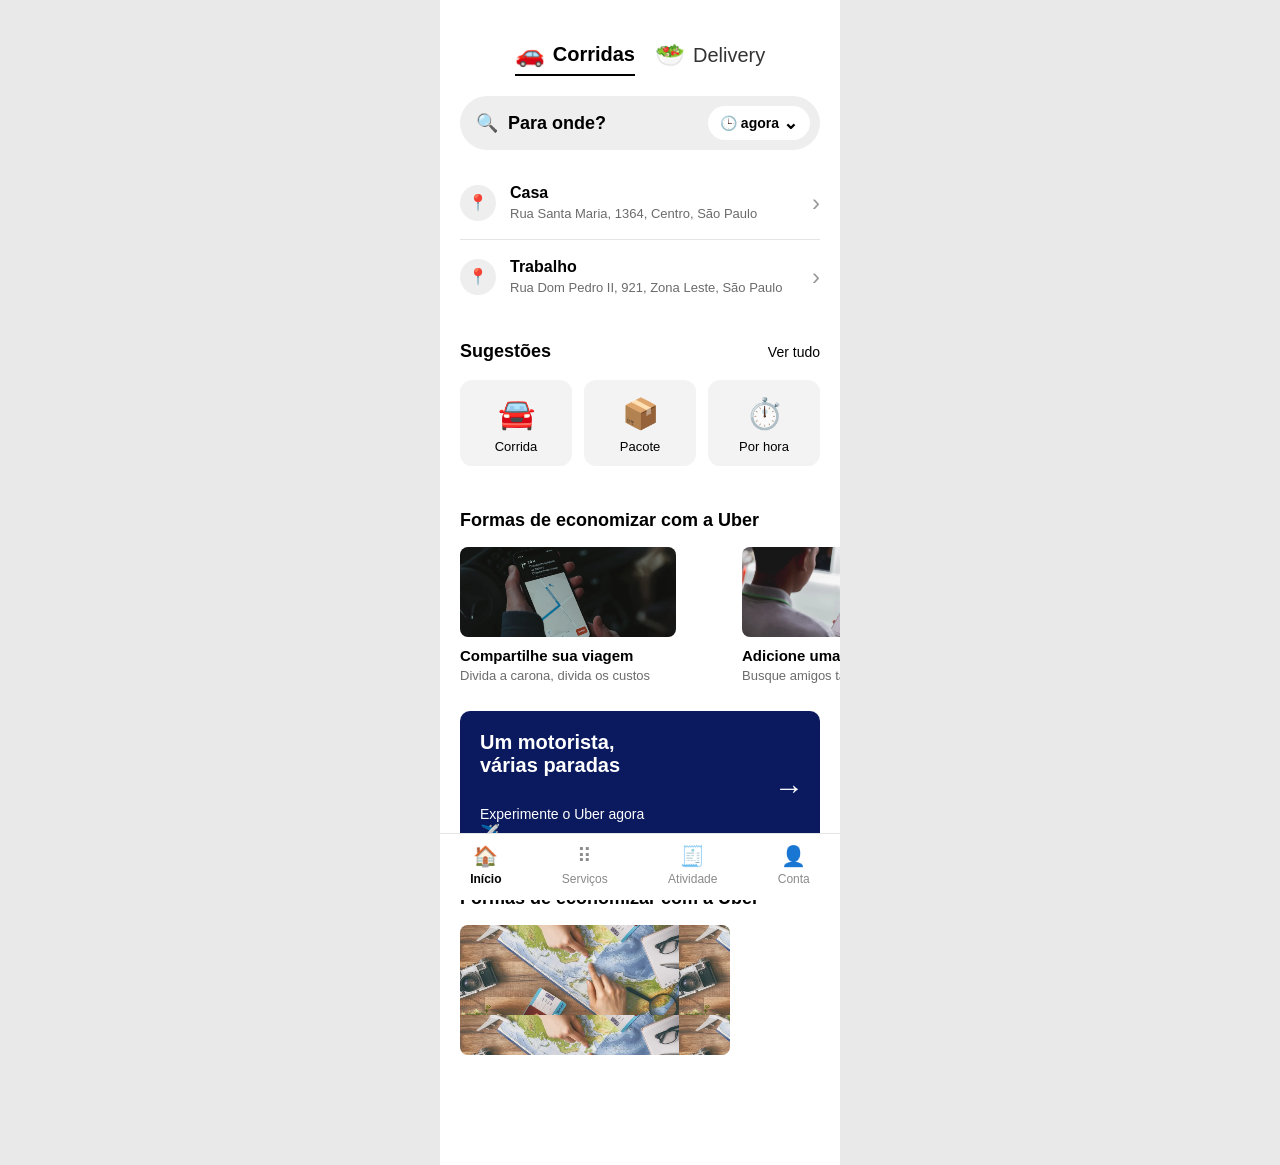
<file: index.html>
<!DOCTYPE html>
<html lang="pt-BR">
<head>
  <meta charset="UTF-8">
  <meta name="viewport" content="width=device-width, initial-scale=1.0">
  <title>Uber</title>
  <link rel="stylesheet" href="style.css">
</head>
<body>
  <div class="app">

    <!-- TOPO: abas Corridas / Delivery -->
    <header class="topo">
      <nav class="abas">
        <a href="index.html" class="aba aba-ativa"><span class="aba-icone">🚗</span>Corridas</a>
        <a href="#" class="aba"><span class="aba-icone">🥗</span>Delivery</a>
      </nav>

      <!-- Barra de busca: "Para onde?" vai ao destino, "agora" vai ao agendamento -->
      <div class="busca">
        <span class="busca-lupa">🔍</span>
        <a href="destino.html" class="busca-texto">Para onde?</a>
        <a href="agendar.html" class="busca-agora">🕒 agora <span class="seta-baixo">⌄</span></a>
      </div>
    </header>

    <!-- LUGARES RECENTES -->
    <section class="recentes">
      <a href="#" class="lugar">
        <span class="lugar-icone">📍</span>
        <span class="lugar-info">
          <strong>Casa</strong>
          <small>Rua Santa Maria, 1364, Centro, São Paulo</small>
        </span>
        <span class="lugar-seta">›</span>
      </a>
      <a href="#" class="lugar">
        <span class="lugar-icone">📍</span>
        <span class="lugar-info">
          <strong>Trabalho</strong>
          <small>Rua Dom Pedro II, 921, Zona Leste, São Paulo</small>
        </span>
        <span class="lugar-seta">›</span>
      </a>
    </section>

    <!-- SUGESTÕES -->
    <section class="secao">
      <div class="secao-titulo">
        <h2>Sugestões</h2>
        <a href="#">Ver tudo</a>
      </div>
      <div class="sugestoes">
        <a href="corrida.html" class="sugestao">
          <span class="sugestao-icone">🚘</span>
          <span>Corrida</span>
        </a>
        <a href="#" class="sugestao">
          <span class="sugestao-icone">📦</span>
          <span>Pacote</span>
        </a>
        <a href="#" class="sugestao">
          <span class="sugestao-icone">⏱️</span>
          <span>Por hora</span>
        </a>
      </div>
    </section>

    <!-- FORMAS DE ECONOMIZAR (1) -->
    <section class="secao">
      <h2>Formas de economizar com a Uber</h2>
      <div class="carrossel">
        <article class="card-economia">
          <div class="card-img img-1"></div>
          <h3>Compartilhe sua viagem</h3>
          <p>Divida a carona, divida os custos</p>
        </article>
        <article class="card-economia">
          <div class="card-img img-2"></div>
          <h3>Adicione uma parada ou</h3>
          <p>Busque amigos também</p>
        </article>
      </div>
    </section>

    <!-- BANNER AZUL -->
    <section class="banner-wrap">
      <div class="banner">
        <h3>Um motorista, várias paradas</h3>
        <a href="paradas.html">Experimente o Uber agora <span>→</span></a>
        <div class="banner-aviao">✈️</div>
      </div>
      <div class="pontos">
        <span class="ponto ponto-ativo"></span>
        <span class="ponto"></span>
        <span class="ponto"></span>
      </div>
    </section>

    <!-- FORMAS DE ECONOMIZAR (2) -->
    <section class="secao">
      <h2>Formas de economizar com a Uber</h2>
      <div class="carrossel">
        <div class="card-img img-3"></div>
        <div class="card-img img-4"></div>
      </div>
    </section>

    <!-- MENU DE BAIXO -->
    <nav class="menu-baixo">
      <a href="index.html" class="menu-item menu-ativo"><span>🏠</span>Início</a>
      <a href="#" class="menu-item"><span>⠿</span>Serviços</a>
      <a href="viagens.html" class="menu-item"><span>🧾</span>Atividade</a>
      <a href="#" class="menu-item"><span>👤</span>Conta</a>
    </nav>

  </div>
</body>
</html>
</file>
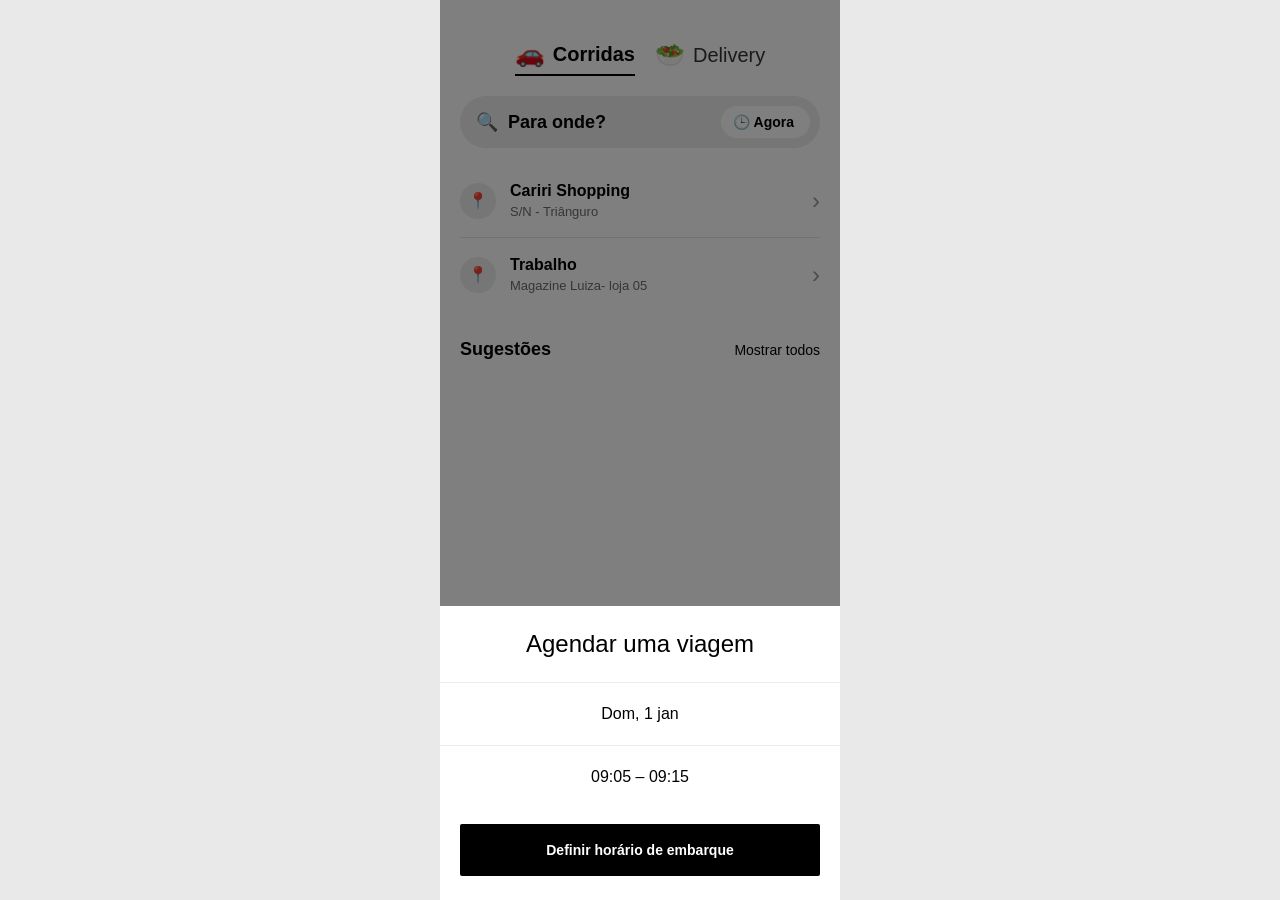
<file: agendar.html>
<!DOCTYPE html>
<html lang="pt-BR">
<head>
  <meta charset="UTF-8">
  <meta name="viewport" content="width=device-width, initial-scale=1.0">
  <title>Uber - Agendar viagem</title>
  <link rel="stylesheet" href="style.css">
  <link rel="stylesheet" href="agendar.css">
</head>
<body>
  <div class="app app-agendar">

    <!-- FUNDO: a home escurecida -->
    <div class="fundo-home">
      <header class="topo">
        <nav class="abas">
          <a href="#" class="aba aba-ativa"><span class="aba-icone">🚗</span>Corridas</a>
          <a href="#" class="aba"><span class="aba-icone">🥗</span>Delivery</a>
        </nav>
        <div class="busca">
          <span class="busca-lupa">🔍</span>
          <span class="busca-texto">Para onde?</span>
          <span class="busca-agora">🕒 Agora<span class="seta-baixo"></span></span>
        </div>
      </header>

      <section class="recentes">
        <div class="lugar">
          <span class="lugar-icone">📍</span>
          <span class="lugar-info">
            <strong>Cariri Shopping</strong>
            <small>S/N - Triânguro</small>
          </span>
          <span class="lugar-seta">›</span>
        </div>
        <div class="lugar">
          <span class="lugar-icone">📍</span>
          <span class="lugar-info">
            <strong>Trabalho</strong>
            <small>Magazine Luiza- loja 05</small>
          </span>
          <span class="lugar-seta">›</span>
        </div>
      </section>

      <section class="secao">
        <div class="secao-titulo">
          <h2>Sugestões</h2>
          <a href="#">Mostrar todos</a>
        </div>
      </section>
    </div>

    <!-- CAMADA ESCURA -->
    <a href="index.html" class="escurecer" aria-label="Fechar"></a>

    <!-- JANELA DE BAIXO -->
    <section class="agendar-janela">
      <h2>Agendar uma viagem</h2>
      <div class="agendar-linha">Dom, 1 jan</div>
      <div class="agendar-linha">09:05 – 09:15</div>
      <div class="rodape">
        <a href="index.html" class="botao-preto">Definir horário de embarque</a>
      </div>
    </section>

  </div>
</body>
</html>
</file>
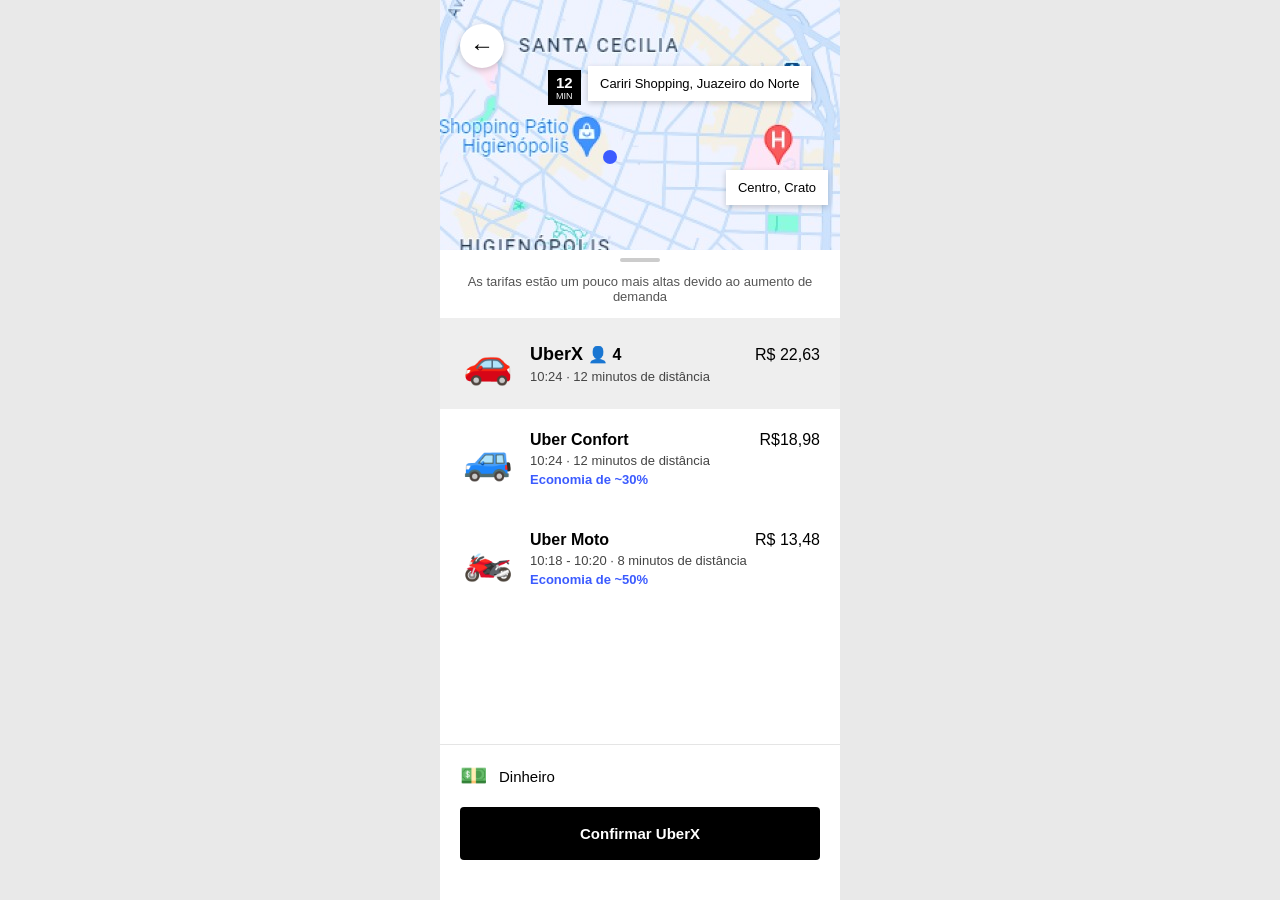
<file: corrida.html>
<!DOCTYPE html>
<html lang="pt-br">
<head>
    <meta charset="UTF-8">
    <meta name="viewport" content="width=device-width, initial-scale=1.0">
    <title>Uber - Escolher corrida</title>
    <link rel="stylesheet" href="style.css">
    <link rel="stylesheet" href="corrida.css">
</head>
<body>
    <div class="app app-corrida">

        <!-- MAPA -->
         <section class="mapa">
            <a href="index.html" class="voltar" aria-label="Voltar">←</a>

            <div class="tempo"><strong>12</strong><small>MIN</small></div>
            <span class="tag tag-origem">Cariri Shopping, Juazeiro do Norte</span>
            <span class="tag tag-destino">Centro, Crato</span>
            <span class="ponto-azul"></span>
         </section>

         <!-- PAINEL DE BAIXO -->
         <section class="painel">
            <div class="alca"></div>
            <p class="aviso">As tarifas estão um pouco mais altas devido ao aumento de demanda</p>

            <ul class="opcoes">

                <li class="opcao opcao-ativa" data-nome="UberX">
                    <span class="opcao-img">🚗</span>
                    <div class="opcao-info">
                        <div class="opcao-linha">
                            <h3>UberX <small>👤 4</small></h3>
                            <span class="preco">R$ 22,63</span>
                        </div>
                        <p>10:24 · 12 minutos de distância</p>
                    </div>
                </li>

                <li class="opcao" data-nome="Uber Confort">
                    <span class="opcao-img">🚙</span>
                    <div class="opcao-info">
                        <div class="opcao-linha">
                            <h3>Uber Confort</h3>
                            <span class="preco">R$18,98</span>
                        </div>
                        <p>10:24 · 12 minutos de distância</p>
                        <p class="economia">Economia de ~30%</p>
                    </div>
                </li>

                <li class="opcao" data-nome="Uber Moto">
                    <span class="opcao-img">🏍️</span>
                    <div class="opcao-info">
                        <div class="opcao-linha">
                            <h3>Uber Moto</h3>
                            <span class="preco">R$ 13,48</span>
                        </div>
                        <p>10:18 - 10:20 · 8 minutos de distância</p>
                        <p class="economia">Economia de ~50%</p>
                    </div>
                </li>
            </ul>

            <div class="pagamento">
                <span class="pagamento-icone">💵</span>
                <span>Dinheiro</span>
            </div>

            <div class="rodape"> 
                <a href="#" class="botao-confirmar" id="botao-confirmar">Confirmar UberX</a>
            </div>
         </section>

    </div>

    <script src="corrida.js"></script>

    
</body>
</html>
</file>
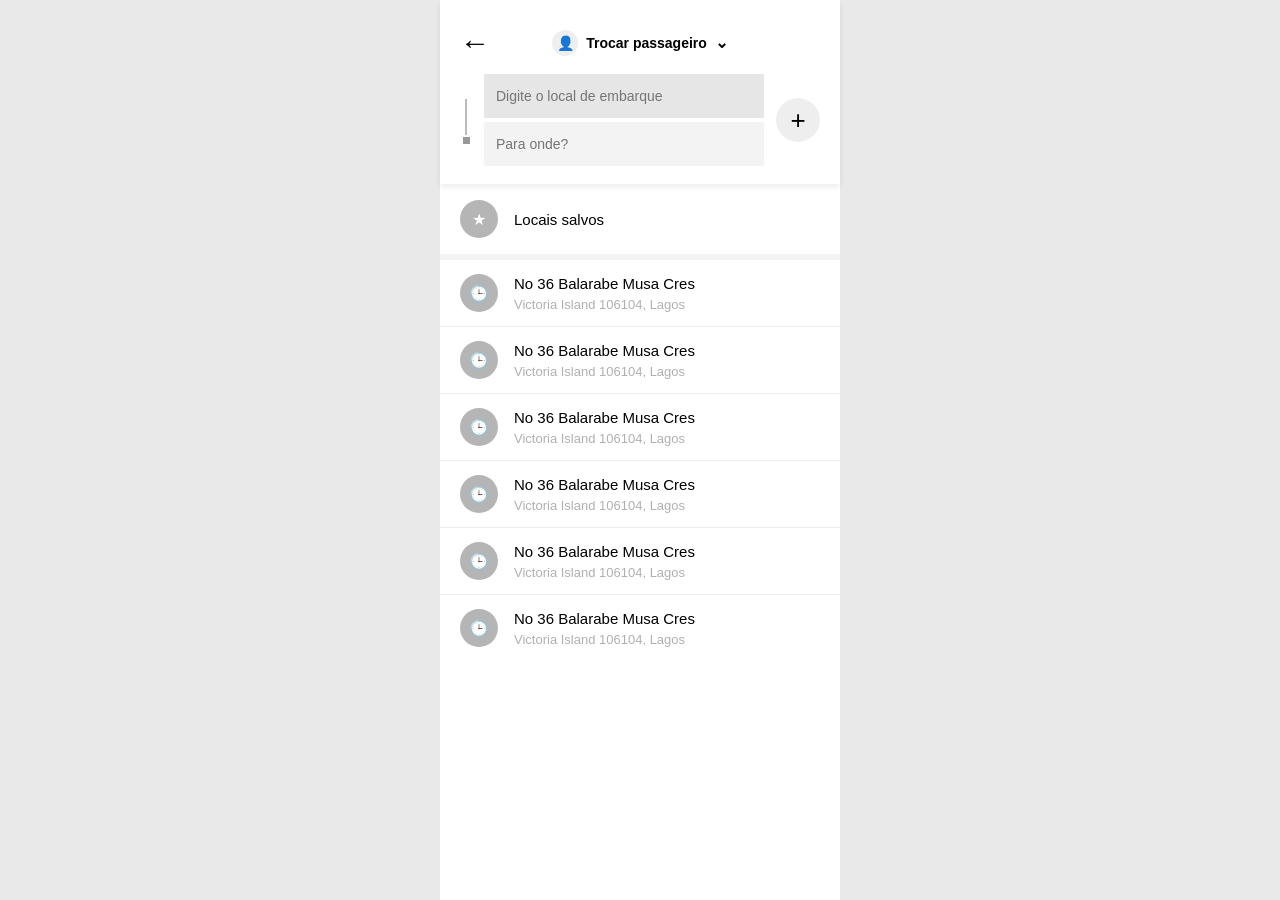
<file: destino.html>
<!DOCTYPE html>
<html lang="pt-br">
<head>
    <meta charset="UTF-8">
    <meta name="viewport" content="width=device-width, initial-scale=1.0">
    <title>Uber - Destino</title>
    <link rel="stylesheet" href="style.css">
    <link rel="stylesheet" href="destino.css">
</head>
<body>
    <div class="app app-destino">

        <!-- TOPO -->
        <header class="topo-destino">
            <div class="topo-linha">
                <a href="index.html" class="voltar-simples" aria-label="Voltar">←</a>
                <button class="trocar-passageiro">
                    <span class="avatar">👤</span>
                    Trocar passageiro <span class="seta">⌄</span>
                </button>
                <span class="topo-espaco"></span>
            </div>

            <div class="rota">
                <div class="trajeto">
                    <span class="trajeto-pronto"></span>
                    <span class="trajeto-linha"></span>
                    <span class="trajeto-quadrado"></span>
                </div>

                <div class="campos">
                    <input type="text" placeholder="Digite o local de embarque">
                    <input type="text" placeholder="Para onde?">
                </div>

                <a href="paradas.html" class="botao-mais" aria-label="Adicionar parada">+</a>

            </div>
        </header>

        <!-- LOCAIS SALVOS -->
         <a href="#" class="item item-salvos">
            <span class="item-icone">★</span>
            <span class="item-nome">Locais salvos</span>
    
         </a>

         <!-- LUGARES RECENTES -->
          <ul class="lista">
            <li>
                <a href="corrida.html" class="item">
                    <span class="item-icone">🕒</span>
                    <span class="item-textos">
                        <strong>No 36 Balarabe Musa Cres</strong>
                        <small>Victoria Island 106104, Lagos</small>
                    </span>
                </a>
            </li>
            <li>
                <a href="corrida.html" class="item">
                    <span class="item-icone">🕒</span>
                    <span class="item-textos">
                        <strong>No 36 Balarabe Musa Cres</strong>
                        <small>Victoria Island 106104, Lagos</small>
                    </span>
                </a>
            </li>
            <li>
                <a href="corrida.html" class="item">
                    <span class="item-icone">🕒</span>
                    <span class="item-textos">
                        <strong>No 36 Balarabe Musa Cres</strong>
                        <small>Victoria Island 106104, Lagos</small>
                    </span>
                </a>
            </li>
            <li>
                <a href="corrida.html" class="item">
                    <span class="item-icone">🕒</span>
                    <span class="item-textos">
                        <strong>No 36 Balarabe Musa Cres</strong>
                        <small>Victoria Island 106104, Lagos</small>
                    </span>
                </a>
            </li>
            <li>
                <a href="corrida.html" class="item">
                    <span class="item-icone">🕒</span>
                    <span class="item-textos">
                        <strong>No 36 Balarabe Musa Cres</strong>
                        <small>Victoria Island 106104, Lagos</small>
                    </span>
                </a>
            </li>
            <li>
                <a href="corrida.html" class="item">
                    <span class="item-icone">🕒</span>
                    <span class="item-textos">
                        <strong>No 36 Balarabe Musa Cres</strong>
                        <small>Victoria Island 106104, Lagos</small>
                    </span>
                </a>
            </li>
          </ul>
    </div>
    
</body>
</html>
</file>
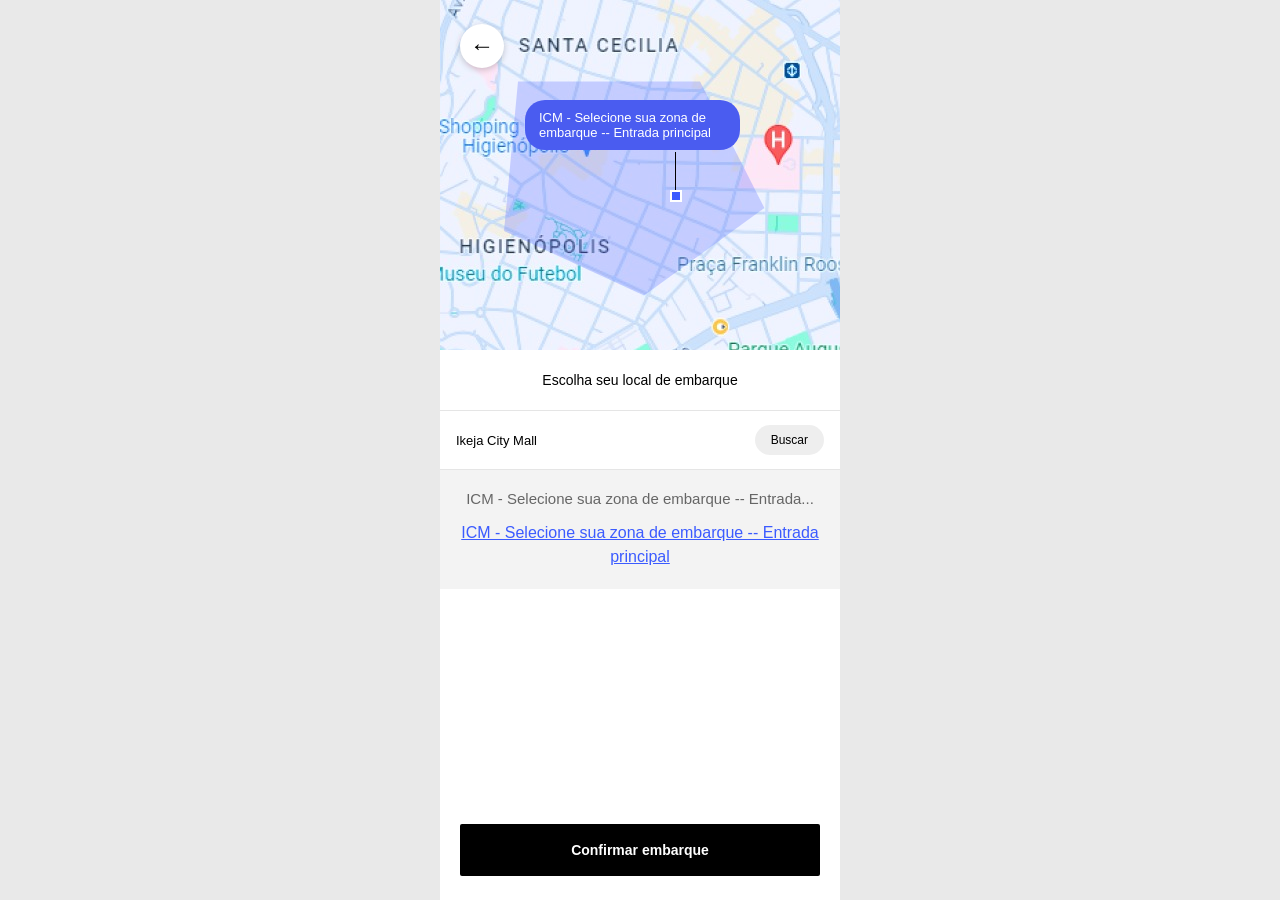
<file: embarque.html>
<!DOCTYPE html>
<html lang="pt-BR">
<head>
  <meta charset="UTF-8">
  <meta name="viewport" content="width=device-width, initial-scale=1.0">
  <title>Uber - Local de embarque</title>
  <link rel="stylesheet" href="style.css">
  <link rel="stylesheet" href="embarque.css">
</head>
<body>
  <div class="app app-embarque">

    <!-- MAPA (troque por: background: url("images/mapa-embarque.png") center/cover) -->
    <section class="mapa-embarque">
      <a href="corrida.html" class="voltar" aria-label="Voltar">←</a>
      <div class="zona"></div>
      <span class="zona-balao">ICM - Selecione sua zona de embarque -- Entrada principal</span>
      <span class="zona-haste"></span>
      <span class="zona-ponto"></span>
    </section>

    <section class="embarque-painel">
      <h2 class="embarque-titulo">Escolha seu local de embarque</h2>

      <div class="embarque-busca">
        <span>Ikeja City Mall</span>
        <button>Buscar</button>
      </div>

      <div class="embarque-zona">
        <p>ICM - Selecione sua zona de embarque -- Entrada...</p>
        <a href="#">ICM - Selecione sua zona de embarque -- Entrada principal</a>
      </div>

      <div class="rodape">
        <a href="index.html" class="botao-preto">Confirmar embarque</a>
      </div>
    </section>

  </div>
</body>
</html>
</file>
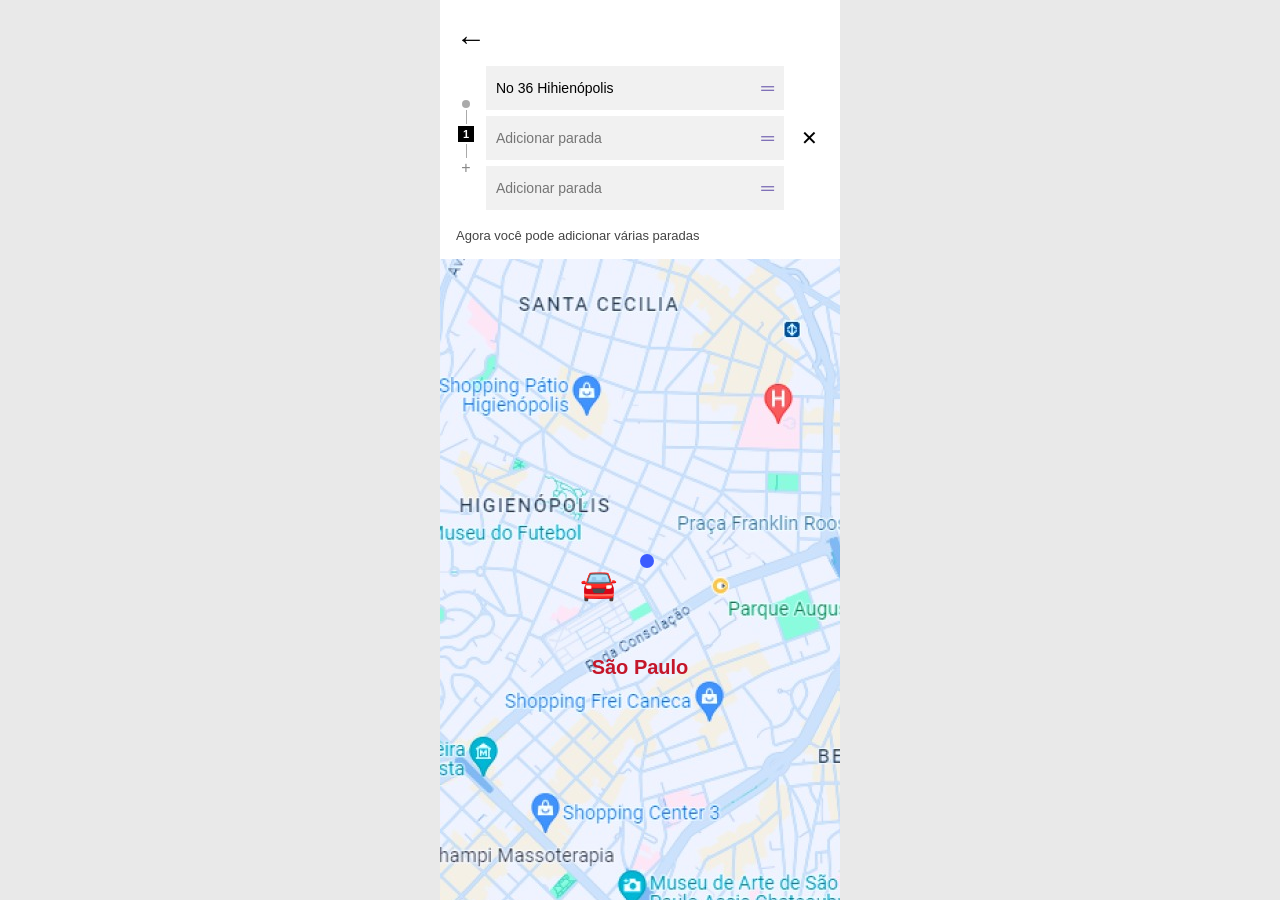
<file: paradas.html>
<!DOCTYPE html>
<html lang="pt-BR">
<head>
  <meta charset="UTF-8">
  <meta name="viewport" content="width=device-width, initial-scale=1.0">
  <title>Uber - Paradas</title>
  <link rel="stylesheet" href="style.css">
  <link rel="stylesheet" href="paradas.css">
</head>
<body>
  <div class="app app-paradas">

    <header class="paradas-topo">
      <a href="destino.html" class="voltar-simples" aria-label="Voltar">←</a>

      <div class="paradas-rota">
        <div class="trajeto-v">
          <span class="tr-ponto"></span>
          <span class="tr-linha"></span>
          <span class="tr-numero">1</span>
          <span class="tr-linha"></span>
          <span class="tr-mais">+</span>
        </div>

        <div class="paradas-campos">
          <div class="campo">
            <input type="text" value="No 36 Hihienópolis">
            <span class="arrastar">═</span>
          </div>
          <div class="campo">
            <input type="text" placeholder="Adicionar parada">
            <span class="arrastar">═</span>
          </div>
          <div class="campo">
            <input type="text" placeholder="Adicionar parada">
            <span class="arrastar">═</span>
          </div>
        </div>

        <button class="fechar" aria-label="Remover parada">✕</button>
      </div>

      <p class="paradas-aviso">Agora você pode adicionar várias paradas</p>
    </header>

    <!-- MAPA -->
    <section class="mapa-grande">
      <span class="mapa-cidade">São Paulo</span>
      <span class="mapa-carro">🚘</span>
      <span class="mapa-ponto"></span>
    </section>

  </div>
</body>
</html>
</file>
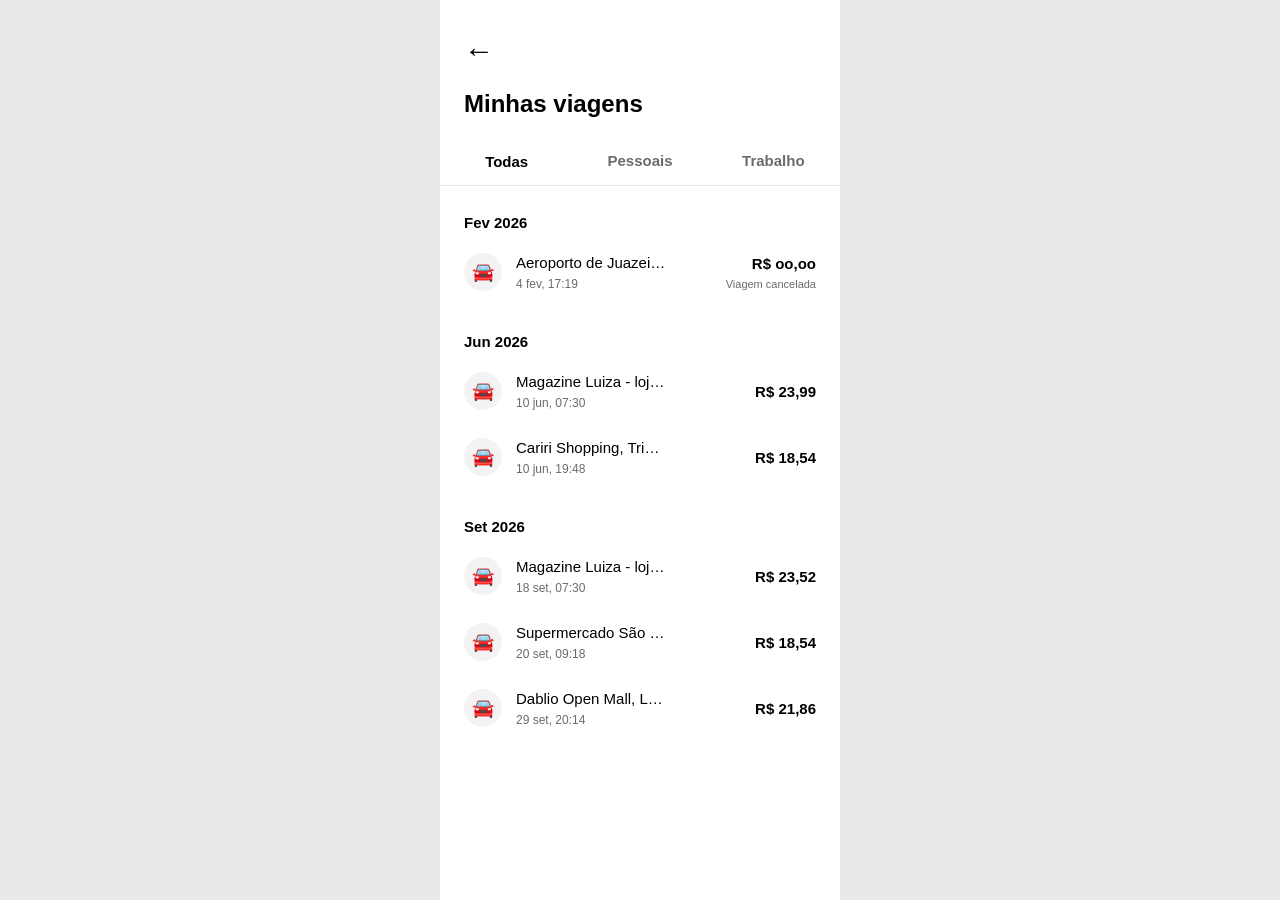
<file: viagens.html>
<!DOCTYPE html>
<html lang="pt-br">
<head>
    <meta charset="UTF-8">
    <meta name="viewport" content="width=device-width, initial-scale=1.0">
    <title>Uber - Minhas viagens</title>
    <link rel="stylesheet" href="style.css">
    <link rel="stylesheet" href="viagens.css">
</head>
<body>
    <div class="app app-viagens">

        <header class="cabecalho">
            <a href="index.html" class="voltar-simples" aria-label="Voltar">←</a>
            <h1>Minhas viagens</h1>
        </header>

        <!-- ABAS -->
         <nav class="filtros">
            <button class="filtro filtro-ativo" data-tipo="todas">Todas</button>
            <button class="filtro" data-tipo="pessoal">Pessoais</button>
            <button class="filtro" data-tipo="trabalho">Trabalho</button>
         </nav>

        <!-- FEV 2026 -->
         <section class="mes">
            <h2>Fev 2026</h2>
            <ul class="viagens">
                <li class="viagem" data-tipo="pessoal">
                    <span class="viagem-icone">🚘</span>
                    <div class="viagem-info">
                        <strong>Aeroporto de Juazeiro do Norte</strong>
                        <small>4 fev, 17:19</small>
                    </div>
                    <div class="viagem-valor">
                        <strong>R$ oo,oo</strong>
                        <small>Viagem cancelada</small>
                    </div>
                </li>
            </ul>
         </section>

         <!-- JUNHO DE 2026 -->
         <section class="mes">
            <h2>Jun 2026</h2>
            <ul class="viagens">
                <li class="viagem" data-tipo="trabalho">
                    <span class="viagem-icone">🚘</span>
                    <div class="viagem-info">
                        <strong>Magazine Luiza - loja 05</strong>
                        <small>10 jun, 07:30</small>
                    </div>
                    <div class="viagem-valor">
                        <strong>R$ 23,99</strong>
                    </div>
                </li>

                <li class="viagem" data-tipo="pessoal">
                    <span class="viagem-icone">🚘</span>
                    <div class="viagem-info">
                        <strong>Cariri Shopping, Triângulo</strong>
                        <small>10 jun, 19:48</small>
                    </div>
                    <div class="viagem-valor">
                        <strong>R$ 18,54</strong>
                    </div>
                </li>
            </ul>
         </section>

         <!-- SETEMBRO 2026 -->
          <section class="mes">
            <h2>Set 2026</h2>
            <ul class="viagens">
                <li class="viagem" data-tipo="trabalho">
                    <span class="viagem-icone">🚘</span>
                    <div class="viagem-info">
                        <strong>Magazine Luiza - loja 05</strong>
                        <small>18 set, 07:30</small>
                    </div>
                    <div class="viagem-valor">
                        <strong>R$ 23,52</strong>
                    </div>
                </li>

                <li class="viagem" data-tipo="pessoal">
                    <span class="viagem-icone">🚘</span>
                    <div class="viagem-info">
                        <strong>Supermercado São Luis, Lagoa Seca</strong>
                        <small>20 set, 09:18</small>
                    </div>
                    <div class="viagem-valor">
                        <strong>R$ 18,54</strong>
                    </div>
                </li>

                <li class="viagem" data-tipo="pessoal">
                    <span class="viagem-icone">🚘</span>
                    <div class="viagem-info">
                        <strong>Dablio Open Mall, Lagoa Seca</strong>
                        <small>29 set, 20:14</small>
                    </div>
                    <div class="viagem-valor">
                        <strong>R$ 21,86</strong>
                    </div>
                </li>
            </ul>
         </section>
    </div>

    <script src="viagens.js"></script>
    
</body>
</html>
</file>
<file: style.css>
/* BASE */
* {
  box-sizing: border-box;
  margin: 0;
  padding: 0;
}

body {
  font-family: Arial, Helvetica, sans-serif;
  background: #e9e9e9;
  color: #000;
}

a {
  color: inherit;
  text-decoration: none;
}

/* CELULAR CENTRALIZADO NO PC */
.app {
  max-width: 400px;
  min-height: 100vh;
  margin: 0 auto;
  background: #fff;
  padding-bottom: 90px; /* espaco para menu de baixo */
}


/* TOPO */
.topo {
  padding: 40px 20px 16px;
}

.abas {
  display: flex;
  justify-content: center;
  gap: 20px;
  margin-bottom: 20px;
}

.aba {
  display: flex;
  align-items: center;
  gap: 8px;
  font-size: 20px;
  padding-bottom: 6px;
  color: #333;
}

.aba-ativa {
  font-weight: bold;
  color: #000;
  border-bottom: 2px solid #000;
}

.aba-icone {
  font-size: 24px;
}

/* BUSCA */
.busca {
  display: flex;
  align-items: center;
  gap: 10px;
  background: #eeeeee;
  border-radius: 30px;
  padding: 10px 10px 10px 16px;
}

.busca-lupa {
  font-size: 18px;
}

.busca-texto {
  flex: 1;
  font-size: 18px;
  font-weight: bold;
}

.busca-agora {
  display: flex;
  align-items: center;
  gap: 4px;
  background: #fff;
  border-radius: 20px;
  padding: 8px 12px;
  font-size: 14px;
  font-weight: bold;
}

.seta-baixo {
  font-size: 18px;
  line-height: 1;
}

/* LUGARES RECENTES */
.recentes {
  padding: 0 20px 8px;
}

.lugar {
  display: flex;
  align-items: center;
  gap: 14px;
  padding: 18px 0;
}

.lugar + .lugar {
  border-top: 1px solid #e5e5e5;
}

.lugar-icone {
  display: flex;
  align-items: center;
  justify-content: center;
  width: 36px;
  height: 36px;
  background: #eeeeee;
  border-radius: 50%;
  font-size: 16px;
}

.lugar-info {
  flex: 1;
  display: flex;
  flex-direction: column;
  gap: 4px;
}

.lugar-info small {
  font-size: 13px;
  color: #6b6b6b;
}

.lugar-seta {
  font-size: 24px;
  color: #999;
}

/* SEÇÕES (faixa cinza grossa em cima) */
.secao {
  border-top: 18px;
  padding: 20px 20px 8px;
}

.secao h2 {
  font-size: 18px;
  font-weight: bold;
}

.secao-titulo {
  display: flex;
  justify-content: space-between;
  align-items: center;
}

.secao-titulo a {
  font-size: 14px;
}

/* SUGESTÕES */
.sugestoes {
  display: flex;
  gap: 12px;
  margin: 18px 0 16px;
}

.sugestao {
  flex: 1;
  display: flex;
  flex-direction: column;
  align-items: center;
  gap: 8px;
  background: #f3f3f3;
  border-radius: 12px;
  padding: 16px 0 12px;
  font-size: 13px;
}

.sugestao-icone {
  font-size: 30px;
}

/* CARROSSEL (rolagem orizontal) */
.carrossel {
  display: flex;
  gap: 12px;
  overflow-x: auto;
  margin: 16px -20px 0;
  padding: 0 20px 12px;
}

.card-economia {
  flex: 0 0 75%;
}

.card-economia h3{
  font-size: 15px;
  margin: 10px 0 4px;
}

.card-economia p {
  font-size: 13px;
  color: #6b6b6b;
}

.card-img {
  flex: 0 0 75%;
  height: 90px;
  border-radius: 8px;
}

.card-economia .card-img {
  width: 80%;
}

.img-1 {background-image: url(imagens/imagem-compartilhar.png);}
.img-2 {background-image: url(imagens/imagem-parada.png);}
.img-3 {background-image: url(imagens/imagem-economize.png); height: 130px}
.igm-4 {background-image: url(imagens/imagem-economize.png); height: 130px}

/* BANNER AZUL */
.banner-wrap {
  padding: 8px 20px 20px;
}

.banner {
  position: relative;
  overflow: hidden;
  background: #0b1a5e;
  color: #fff;
  border-radius: 10px;
  padding: 20px;
  min-height: 150px;
}

.banner h3 {
  max-width: 160px;
  font-size: 20px;
  margin-bottom: 28px;
}

.banner a {
  font-size: 14px;
}

.banner a span {
  position: absolute;
  right: 16px;
  top: 60px;
  font-size: 30px;
}

.pontos {
  display: flex;
  justify-content: center;
  gap: 6px;
  margin-top: -22px;
  position: relative;
}

.ponto {
  width: 8px;
  height: 8px;
  border-radius: 50%;
  background: rgba(255, 255, 255, 0.4);
}

.ponto-ativo {
  background: #fff;
}

/* MENU DE BAIXO */
.menu-baixo {
  position: fixed;
  bottom: 0;
  left: 50%;
  transform: translateX(-50%);
  width: 100%;
  max-width: 400px;
  display: flex;
  justify-content: space-around;
  background-color: #fff;
  border-top: 1px solid #e5e5e5;
  padding: 10px 0 14px;
}

.menu-item {
  display: flex;
  flex-direction: column;
  align-items: center;
  gap: 4px;
  font-size: 12px;
  color: #8a8a8a;
}

.menu-item span {
  font-size: 20px;
}

.menu-ativo {
  color: #000;
  font-weight: bold;
}
</file>
<file: agendar.css>
/* Tela 06 - Agendar viagem (usa a base do style.css) */

.botao-preto {
  display: block;
  background: #000;
  color: #fff;
  text-align: center;
  font-size: 14px;
  font-weight: bold;
  padding: 18px 0;
  border-radius: 2px;
}

.rodape {
  padding: 16px 20px 24px;
}

.app-agendar {
  position: relative;
  overflow: hidden;
  padding-bottom: 0;
}

.escurecer {
  position: absolute;
  inset: 0;
  background: rgba(0, 0, 0, 0.5);
  z-index: 1;
}

.agendar-janela {
  position: absolute;
  left: 0;
  right: 0;
  bottom: 0;
  background: #fff;
  z-index: 2;
}

.agendar-janela h2 {
  text-align: center;
  font-size: 24px;
  font-weight: normal;
  padding: 24px 0;
}

.agendar-linha {
  text-align: center;
  font-size: 16px;
  padding: 22px 0;
  border-top: 1px solid #ececec;
}
</file>
<file: corrida.css>
/* Tela 02 - usa a base do style.css */

.app-corrida {
    display: flex;
    flex-direction: column;
    padding-bottom: 0;
}

/* MAPA */
.mapa {
    position: relative;
    height: 250px;
    background-image: url(imagens/mapa.png);
    overflow: hidden;
}

.voltar {
    position: absolute;
    top: 24px;
    left: 20px;
    display: flex;
    align-items: center;
    justify-content: center;
    width: 44px;
    height: 44px;
    background: #fff;
    border-radius: 50%;
    font-size: 24px;
    font-weight: bold;
    box-shadow: 0 2px 6px rgba(0, 0, 0, 0.2);
}

.tempo {
    position: absolute;
    top: 70px;
    left: 108px;
    display: flex;
    flex-direction: column;
    align-items: center;
    background: #000;
    color: #fff;
    padding: 4px 8px;
}

.tempo strong {
    font-size: 15px;
}
.tempo small {
    font-size: 9px;
}

.tag {
    position: absolute;
    background: #fff;
    font-size: 13px;
    padding: 10px 12px;
    box-shadow: 0 2px 6px rgba(0, 0, 0, 0.2);
}

.tag-origem {
    top: 66px;
    left: 148px;
}

.tag-destino {
    top: 170px;
    right: 12px;
}

.ponto-azul {
    background: #3b5bff;
    position: absolute;
    top: 150px;
    left: 163px;
    width: 14px;
    height: 14px;
    border-radius: 50%;
}


/* PAINEL */
.painel {
    flex: 1;
    display: flex;
    flex-direction: column;
    background: #fff;
}

.alca {
    width: 40px;
    height: 4px;
    background: #ccc;
    border-radius: 2px;
    margin: 8px auto 12px;
}

.aviso {
    text-align: center;
    font-size: 13px;
    color: #555;
    padding-bottom: 14px;
}


/* OPÇÕES DE CORRIDA */
.opcoes {
    list-style: none;
}

.opcao {
    display: flex;
    align-items: center;
    gap: 14px;
    padding: 22px 20px;
    cursor: pointer;
}

.opcao-ativa {
    background: #eeeeee;
}

.opcao-img {
    width: 56px;
    font-size: 40px;
    text-align: center;
}

.opcao-info {
    flex: 1;
}

.opcao-linha {
    display: flex;
    justify-content: space-between;
    align-items: baseline;
}

.opcao-linha h3 {
    font-size: 16px;
}

.opcao-ativa h3 {
    font-size: 18px;
}

.opcao-linha h3 small {
    font-size: 16px;
    font-weight: bold;
}

.opcao-info p {
    margin-top: 4px;
    font-size: 13px;
    color: #444;
}

.opcao-info .economia {
    color: #3b5bff;
    font-weight: bold;
}


/* PAGAMENTO */
.pagamento {
    display: flex;
    align-items: center;
    gap: 12px;
    margin-top: auto;
    padding: 18px 20px;
    border-top: 1px solid #e5e5e5;
    font-size: 15px;
}

.pagamento-icone {
    font-size: 22px;
}

/* BOTAO */
.rodape {
    padding: 0 20px 40px;
}

.botao-confirmar {
    display: block;
    background: #000;
    color: #fff;
    text-align: center;
    font-size: 15px;
    font-weight: bold;
    padding: 18px 0;
    border-radius: 4px;
}
</file>
<file: destino.css>
/* Tela 03 - usa a base do style.css */

.app-destino {
  padding-bottom: 20px;
}

/* ===== TOPO ===== */
.topo-destino {
  padding: 28px 20px 18px;
  box-shadow: 0 3px 6px rgba(0, 0, 0, 0.08);
}

.topo-linha {
  display: flex;
  align-items: center;
  justify-content: space-between;
  margin-bottom: 16px;
}

.voltar-simples {
  font-size: 30px;
  line-height: 1;
  width: 40px;
}

.topo-espaco {
  width: 40px; /* equilibra o espaço da seta para centralizar o botão */
}

.trocar-passageiro {
  display: flex;
  align-items: center;
  gap: 8px;
  background: none;
  border: none;
  font-size: 14px;
  font-weight: bold;
  cursor: pointer;
}

.avatar {
  display: flex;
  align-items: center;
  justify-content: center;
  width: 26px;
  height: 26px;
  background: #eeeeee;
  border-radius: 50%;
  font-size: 14px;
}

.seta {
  font-size: 16px;
  line-height: 1;
}

/* ===== ROTA: trajeto + campos + botão + ===== */
.rota {
  display: flex;
  align-items: center;
  gap: 12px;
}

.trajeto {
  display: flex;
  flex-direction: column;
  align-items: center;
  gap: 2px;
  width: 12px;
}

.trajeto-ponto {
  width: 7px;
  height: 7px;
  background: #000;
  border-radius: 50%;
}

.trajeto-linha {
  width: 2px;
  height: 36px;
  background: #bbb;
}

.trajeto-quadrado {
  width: 7px;
  height: 7px;
  background: #999;
}

.campos {
  flex: 1;
  display: flex;
  flex-direction: column;
  gap: 4px;
}

.campos input {
  width: 100%;
  border: none;
  background: #f3f3f3;
  padding: 14px 12px;
  font-size: 14px;
  outline: none;
}

.campos input:first-child {
  background: #e6e6e6;
}

.campos input:focus {
  box-shadow: inset 0 0 0 2px #000;
}

.botao-mais {
  display: flex;
  align-items: center;
  justify-content: center;
  width: 44px;
  height: 44px;
  background: #eeeeee;
  border-radius: 50%;
  font-size: 26px;
}

/* ===== ITENS DA LISTA ===== */
.item {
  display: flex;
  align-items: center;
  gap: 16px;
  padding: 14px 20px;
}

.item-icone {
  display: flex;
  align-items: center;
  justify-content: center;
  flex-shrink: 0;
  width: 38px;
  height: 38px;
  background: #b5b5b5;
  border-radius: 50%;
  color: #fff;
  font-size: 16px;
}

.item-salvos {
  border-bottom: 6px solid #f3f3f3;
  padding: 16px 20px;
}

.item-nome {
  font-size: 15px;
}

.item-textos {
  display: flex;
  flex-direction: column;
  gap: 5px;
}

.item-textos strong {
  font-weight: normal;
  font-size: 15px;
}

.item-textos small {
  font-size: 13px;
  color: #b0b0b0;
}

.lista {
  list-style: none;
}

.lista li + li {
  border-top: 1px solid #ececec;
}
</file>
<file: embarque.css>
/* Tela 05 - Local de embarque (usa a base do style.css) */

.voltar {
  position: absolute;
  top: 24px;
  left: 20px;
  display: flex;
  align-items: center;
  justify-content: center;
  width: 44px;
  height: 44px;
  background: #fff;
  border-radius: 50%;
  font-size: 24px;
  font-weight: bold;
  box-shadow: 0 2px 6px rgba(0, 0, 0, 0.2);
  z-index: 2;
}

.botao-preto {
  display: block;
  background: #000;
  color: #fff;
  text-align: center;
  font-size: 14px;
  font-weight: bold;
  padding: 18px 0;
  border-radius: 2px;
}

.rodape {
  padding: 16px 20px 24px;
}

.app-embarque {
  display: flex;
  flex-direction: column;
  padding-bottom: 0;
}

.mapa-embarque {
  position: relative;
  height: 350px;
  background-image: url(imagens/mapa.png);
  overflow: hidden;
}

.zona {
  position: absolute;
  top: 70px;
  left: 50px;
  width: 280px;
  height: 230px;
  background: rgba(70, 90, 255, 0.25);
  border: 2px solid #3b5bff;
  clip-path: polygon(10% 5%, 75% 5%, 98% 60%, 55% 98%, 5% 70%);
}

.zona-balao {
  position: absolute;
  top: 100px;
  left: 85px;
  width: 215px;
  background: #4a5cf0;
  color: #fff;
  font-size: 13px;
  padding: 10px 14px;
  border-radius: 20px;
}

.zona-haste {
  position: absolute;
  top: 152px;
  left: 235px;
  width: 1px;
  height: 40px;
  background: #000;
}

.zona-ponto {
  position: absolute;
  top: 190px;
  left: 230px;
  width: 12px;
  height: 12px;
  background: #3b5bff;
  border: 2px solid #fff;
}

.embarque-painel {
  flex: 1;
  display: flex;
  flex-direction: column;
  background: #fff;
}

.embarque-titulo {
  text-align: center;
  font-size: 14px;
  font-weight: normal;
  padding: 22px 0;
  border-bottom: 1px solid #e5e5e5;
}

.embarque-busca {
  display: flex;
  justify-content: space-between;
  align-items: center;
  padding: 14px 16px;
  font-size: 13px;
  border-bottom: 1px solid #e5e5e5;
}

.embarque-busca button {
  background: #eee;
  border: none;
  border-radius: 20px;
  padding: 8px 16px;
  font-size: 12px;
  cursor: pointer;
}

.embarque-zona {
  background: #f3f3f3;
  padding: 20px 16px;
  text-align: center;
  margin-bottom: auto;
}

.embarque-zona p {
  color: #666;
  font-size: 15px;
  margin-bottom: 14px;
}

.embarque-zona a {
  color: #3b5bff;
  text-decoration: underline;
  font-size: 16px;
  line-height: 1.5;
}
</file>
<file: paradas.css>
/* Tela 04 - Paradas (usa a base do style.css) */

.voltar-simples {
  display: inline-block;
  font-size: 30px;
  line-height: 1;
}

.app-paradas {
  display: flex;
  flex-direction: column;
  padding-bottom: 0;
}

.paradas-topo {
  padding: 24px 16px 16px;
  background: #fff;
}

.paradas-rota {
  display: flex;
  align-items: center;
  gap: 10px;
  margin: 12px 0 18px;
}

.trajeto-v {
  display: flex;
  flex-direction: column;
  align-items: center;
  gap: 2px;
  width: 20px;
}

.tr-ponto {
  width: 8px;
  height: 8px;
  background: #aaa;
  border-radius: 50%;
}

.tr-linha {
  width: 1px;
  height: 14px;
  background: #aaa;
}

.tr-numero {
  background: #000;
  color: #fff;
  font-size: 11px;
  font-weight: bold;
  width: 16px;
  height: 16px;
  text-align: center;
  line-height: 16px;
}

.tr-mais {
  color: #888;
  font-size: 16px;
  line-height: 1;
}

.paradas-campos {
  flex: 1;
  display: flex;
  flex-direction: column;
  gap: 6px;
}

.campo {
  display: flex;
  align-items: center;
  background: #f1f1f1;
  padding-right: 10px;
}

.campo input {
  flex: 1;
  border: none;
  background: transparent;
  padding: 14px 10px;
  font-size: 14px;
  outline: none;
  min-width: 0;
}

.arrastar {
  color: #7b6bb5;
  font-weight: bold;
  font-size: 18px;
}

.fechar {
  background: none;
  border: none;
  font-size: 20px;
  width: 30px;
  cursor: pointer;
}

.paradas-aviso {
  font-size: 13px;
  color: #444;
}

.mapa-grande {
  position: relative;
  flex: 1;
  min-height: 460px;
  background-image: url(imagens/mapa.png);
  overflow: hidden;
}

.mapa-cidade {
  position: absolute;
  left: 50%;
  top: 62%;
  transform: translateX(-50%);
  color: #c4162a;
  font-weight: bold;
  font-size: 20px;
}

.mapa-carro {
  position: absolute;
  left: 35%;
  top: 48%;
  font-size: 30px;
}

.mapa-ponto {
  position: absolute;
  left: 50%;
  top: 46%;
  width: 14px;
  height: 14px;
  background: #3b5bff;
  border-radius: 50%;
}
</file>
<file: viagens.css>
/* Tela 07 - usa a base do style.css */
 .app viagens {
    padding-bottom: 40px;
 }

 /* CABEÇALHO */
 .cabecalho {
    padding: 36px 24px 20px;
 }

 .voltar-simples {
    display: inline-block;
    font-size: 30px;
    line-height: 1;
    margin-bottom: 24px;
 }

 .cabecalho h1 {
    font-size: 24px;
 }

 /* ABAS  */
 .filtros {
    display: flex;
    border-bottom: 1px solid #e5e5e5;
 }

 .filtro {
    flex: 1;
    background: none;
    border: none;
    border-bottom: 2px solid transparent;
    padding: 14px 0;
    font-size: 15px;
    font-weight: bold;
    color: #6b6b6b;
    cursor: pointer;
 }

 .filtro-ativo {
    color: #000;
    border-bottom: #1fb26b;
 }

 /* MESES */
.mes {
    padding: 0 24px;
}

.mes h2 {
    font-size: 15px;
    margin: 28px 0 8px;
}

.viagens {
    list-style: none;
}

/* VIAGEM */
.viagem {
    display: flex;
    align-items: center;
    gap: 14px;
    padding: 14px 0;
}

.viagem-icone {
    display: flex;
    align-items: center;
    justify-content: center;
    flex-shrink: 0;
    width: 38px;
    height: 38px;
    background: #f3f3f3;
    border-radius: 50%;
    font-size: 18px;
}

.viagem-info {
    flex: 1;
    min-width: 0; /* permite cortar o texto com ... */
    display: flex;
    flex-direction: column;
    gap: 6px;
}

.viagem-info strong {
    font-weight: normal;
    font-size: 15px;
    white-space: nowrap;
    overflow: hidden;
    text-overflow: ellipsis;
    max-width: 150px;
}

.viagem-info small {
    font-size: 12px;
    color: #6b6b6b;
}

.viagem-valor {
    display: flex;
    flex-direction: column;
    align-items: flex-end;
    gap: 6px;
}

.viagem-valor strong {
    font-size: 15px;
}

.viagem-valor small {
    font-size: 11px;
    color: #6b6b6b;
}
</file>
